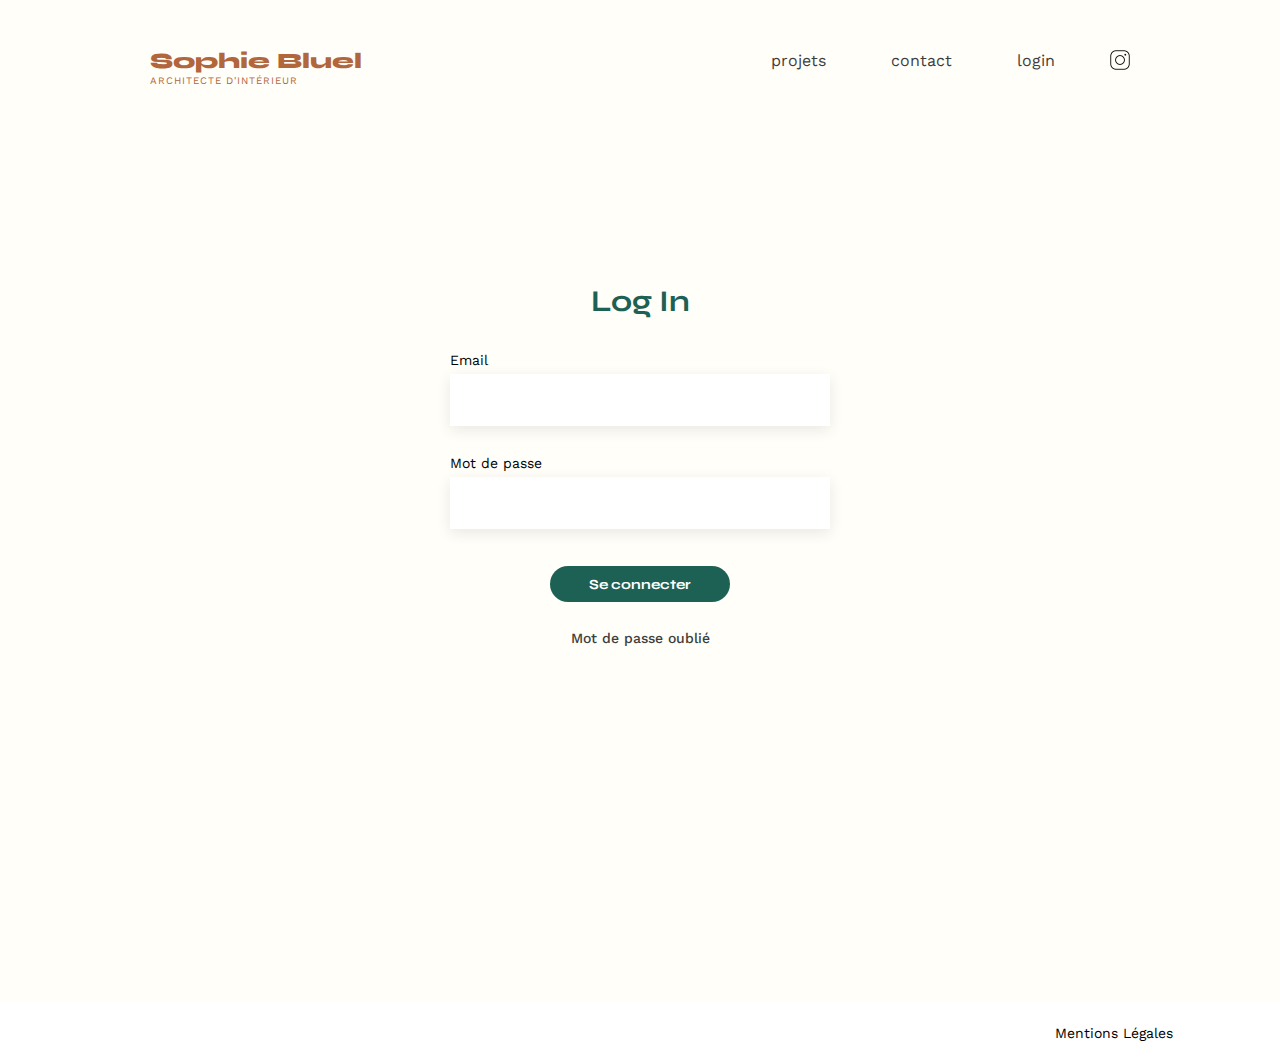
<file: FrontEnd/login.html>
<!DOCTYPE html>
<html lang="fr">
<head>
	<meta charset="UTF-8">
	<title>Sophie Bluel - Architecte d'intérieur</title>
	<meta name="viewport" content="width=device-width, initial-scale=1.0">
	<link rel="preconnect" href="https://fonts.googleapis.com">
	<link rel="preconnect" href="https://fonts.gstatic.com" crossorigin>
	<link href="https://fonts.googleapis.com/css2?family=Syne:wght@700;800&family=Work+Sans&display=swap" rel="stylesheet">
	<meta name="description" content="">
	<link rel="stylesheet" href="./assets/style.css">
</head>
<body>
<header>
	<a href="index.html">
		<h1>Sophie Bluel <span>ARCHITECTE D'INTÉRIEUR</span></h1>
	</a>
	<nav>
		<ul>
			<li><a class="header_navLink" href=#>projets</a></li>
			<li><a class="header_navLink" href=#>contact</a></li>
			<li><a class="header_navLink" href="login.html">login</a></li>
			<li><img class="instagramLogo" src="./assets/icons/instagram.png" alt="Instagram"></li>
		</ul>
	</nav>
</header>
<main>
	<section class="logIn">
		<h2 class="logIn_title">Log In</h2>
		<form id="logIn" class="logIn_form" method="post">
			<label class="logIn_formLabel" for="email">Email</label>
			<input class="formInput logIn_formInput formInput_email" type="email" name="email" id="email">
            <label class="logIn_formLabel" for="pass">Mot de passe</label>
			<input class="formInput logIn_formInput formInput_password" type="password" name="password" id="pass">
			<div class="errorMessage"></div>
			<input class="logIn_button" type="submit" value="Se connecter">
            <a href="#" class="forgotPassword">Mot de passe oublié</a>
		</form>
	</section>
</main>

<footer>
	<nav>
		<ul>
			<li>Mentions Légales</li>
		</ul>
	</nav>
</footer>
<script src="./assets/login.js"></script>
</body>
</html>
</file>
<file: FrontEnd/assets/style.css>
/* http://meyerweb.com/eric/tools/css/reset/
   v2.0 | 20110126
   License: none (public domain)
*/

html, body, div, span, applet, object, iframe,
h1, h2, h3, h4, h5, h6, p, blockquote, pre,
a, abbr, acronym, address, big, cite, code,
del, dfn, em, img, ins, kbd, q, s, samp,
small, strike, strong, sub, sup, tt, var,
b, u, i, center,
dl, dt, dd, ol, ul, li,
fieldset, form, label, legend,
table, caption, tbody, tfoot, thead, tr, th, td,
article, aside, canvas, details, embed,
figure, figcaption, footer, header, hgroup,
menu, nav, output, ruby, section, summary,
time, mark, audio, video {
	margin: 0;
	padding: 0;
	border: 0;
	font-size: 100%;
	font: inherit;
	vertical-align: baseline;
	text-decoration: none;
}
/* HTML5 display-role reset for older browsers */
article, aside, details, figcaption, figure,
footer, header, hgroup, menu, nav, section {
	display: block;
}
body {
	line-height: 1;
}
ol, ul {
	list-style: none;
}
blockquote, q {
	quotes: none;
}
blockquote:before, blockquote:after,
q:before, q:after {
	content: '';
	content: none;
}
table {
	border-collapse: collapse;
	border-spacing: 0;
}
/** end reset css**/


/* Body */

html {
  	scroll-behavior: smooth;
}

body {
	max-width: 1440px;
	font-family: 'Work Sans' ;
	font-size: 14px;
	background-color: #FFFEF8;
}

h1{
	display: flex;
	flex-direction: column;
	font-family: 'Syne';
	font-size: 22px;
	font-weight: 800;
	color: #B1663C;
}

h2{
	font-family: 'Syne';
	font-weight: 700;
	font-size: 30px;
	color: #1D6154
}

section {
	margin: 50px 0
}


/********************************* Header **********************************$*/


header {
	display: flex;
	justify-content: space-between;
	margin: 50px 150px;
}

h1 > span {
	font-family: 'Work Sans';
	font-weight: 400;
	font-size:10px;
	letter-spacing: 0.1em;
	padding-top: 4px;
;
}

nav ul {
	display: flex;
	align-items: center;
	list-style-type: none;
	gap: 45px;
}

.header_navLink {
	padding: 0 10px;
	font-size: 16px;
	color: #3D3D3D;
	text-decoration: none;
}

.header_navLink:hover,
.header_navLink:focus,
.header_navLink:active {
	cursor: pointer;
	font-weight: 700;
	color: black;
}

.instagramLogo {
	width: 20px;
	height: 20px;
}

/****************************************** About Section *****************************************/

#introduction {
	margin: 139px 245px;
	display: flex;
	align-items: center;
}

#introduction figure {
	flex: 1
}
#introduction img {
	display: block;
	width: 100%;
}

#introduction article {
	flex: 1;
	padding-left: 72px;
}

#introduction h2 {
	padding-bottom: 19px;
}

#introduction p {
	width: 93%;
	color: #3D3D3D;
	line-height: 17px;
}

.paragraph1{
	margin-bottom: 26px;
}

.paragraph2 {
	margin-bottom: 26px;
}

.paragraph3 {
	margin-bottom: 0;
}

/**************************************** Portfolio Section *******************************************/

#portfolio {
	display: flex;
	flex-direction: column;
	justify-content: center;
	gap: 60px;
	margin-bottom: 57px;
	margin-left: 245px;
	margin-right: 245px;
}

#portfolioTitle {
	text-align: center;
}

.filterContainer {
	display: flex;
	flex-direction: row;
	justify-content: center;
	gap: 10px;
}

.filter {
	font-family: 'Syne';
	font-weight: 700;
	font-size: 16px;
	color: #1D6154;
	border-radius: 60px;
	border: solid 1px #1D6154;
	padding: 9px 15px 9px 15px;
	background-color: transparent;
}

.filter:hover {
	cursor: pointer;
	background-color: #1D6154;
	color: #FFFFFF;
}

.gallery {
	width: 100%;
	display: grid;
	grid-template-columns: 1fr 1fr 1fr;
	grid-column-gap: 20px;
	grid-row-gap: 20px;
}

.galleryFigcaption {
	font-family: 'work sans';
	font-size: 13px;
	padding-top: 5px;
	color: #3D3D3D;
}

.gallery img {
	width: 100%;
}

/***************************************** Contact Section *************************************************/


#contact {
	display: flex;
	flex-direction: column;
	align-items: center;
	width: 50%;
	margin: auto;
}
#contact > * {
	text-align: center;
}

#contact h2{
	margin-bottom: 9px;
}

#contact p {
	color: #3D3D3D;
}

#contact form {
	text-align: left;
	display: flex;
	flex-direction: column;
	width: 53%;
}

.formInput {
	height: 50px;
	font-size: 1.2em;
	border: none;
	box-shadow: 0px 4px 14px rgba(0, 0, 0, 0.09);
}

#contact label {
	margin: 40px 0 6px 0;
	color: #3D3D3D;
}
#contact textarea {
	border: none;
	box-shadow: 0px 4px 14px rgba(0, 0, 0, 0.09);
}

.inputButton {
	cursor: pointer;
	font-family: 'Syne';
	font-weight: 700;
	font-size: 14px;
	color: white;
	background-color: #1D6154;
	margin-top: 40px;
	margin-left: 100px;
	margin-right: 100px;
	margin-bottom: 45px;
	width: 180px;
	height: 36px;
	text-align: center;
	border-radius: 60px ;
	border: none;
}

#email:invalid {
	background-color: lightcoral;
	color: white;
}

.inputButton:hover {
	background-color: #0E2F28;
}

/******************************************* Footer ************************************************************/

footer {
	padding-top: 24px;
	padding-bottom: 20px;
	background-color: white;
}

footer nav ul {
	display: flex;
	justify-content: flex-end;
	padding-right: 107px;
}

footer li {
	font-size: 14px;
}


/************************************************* Log In Page *************************************************/

.logIn {
	display: flex;
	flex-direction: column;
	align-items: center;
	width: 50%;
	margin: auto;
}

.logIn_title {
	margin-bottom: 37px;
	margin-top: 150px;
}

.logIn_form {
	display: flex;
	flex-direction: column;
}

.logIn_formLabel {
	margin-bottom: 7px;
}

.formInput_email {
	margin-bottom: 30px;
}

.logIn_button {
	cursor: pointer;
	font-family: 'Syne';
	font-weight: 700;
	font-size: 14px;
	color: white;
	background-color: #1D6154;
	margin-top: 7px;
	margin-left: 100px;
	margin-right: 100px;
	margin-bottom: 28px;
	width: 180px;
	height: 36px;
	text-align: center;
	border-radius: 60px ;
	border: none;
}

.logIn_button:hover {
	background-color: #0E2F28;
}

.forgotPassword {
	text-align: center;
	font-family: 'Work Sans';
	font-size: 14px;
	font-weight: 500;
	color: #3D3D3D;
	line-height: 17px;
	margin-bottom: 355px;
}

.errorMessage {
	margin-top: 10px;
	margin-bottom: 20px;
	color: red;
	font-size: 13px;
}

/***************************************************** Filter buttons *************************************************/

.displayNone {
	display: none;
}

.displayBlock {
	display: block;
}


/******************************************************** Homepage_Edit ************************************************/

.edit_icon {
	color: white;
	font-size: 19px;
}

.edit {
	display: none;
	align-items: center;
	justify-content: center;
	position: relative;
	z-index: 1;
	gap: 9px;
	padding: 0;
	margin: 0;
	background-color: black;
	width: 100%;
	height: 59px;
}

.edit_text {
	font-size: 16px;
	color: white;
	text-decoration: none;
}

.edit_button {
	margin-left: 12px;
	cursor: pointer;
	width: 15%;
	height: 65%;
	border: none;
	border-radius: 60px;
	background-color: white;
	font-size: 14px;
}

.edit_icon2 {
	font-size: 16px;
	margin-right: 8px;
}

.edit_link {
	text-decoration: none;
	font-size: 14px;
	color: black;
}

.edit_picture {
	display: none;
	margin-top: 16px;
}

.edit_article {
	display: none;
	margin-bottom: 19px;
}

.portfolio_edit {
	display: flex;
	flex-direction: row;
	align-items: center;
	justify-content: center;
	gap: 31px;
}

.edit_title {
	display: none;
}

/****************************************************************** Modal  **************************************************/

.modal {
	display: flex;
	align-items: center;
	justify-content: center;
	position: fixed;
	top: 0;
	left: 0;
	width: 100%;
	height: 100%;
	background: rgba(0, 0, 0, 0.3);
}

.modal_wrapper {
	position: relative;
	display: flex;
	flex-direction: column;
	align-items: center;
	width: 44%;
	margin-top: 60px;
	padding-top: 60px;
	padding-bottom: 48px;
	background-color: white;
	border-radius: 10px;
}

/******************************************************* Modal1 ***********************************************************/

.modal_wrapperButton {
	cursor: pointer;
	position: absolute;
	top: 32px;
	right: 36px;
	border: none;
	background-color: transparent;
}

.modal_cross {
	color: black;
	font-size: 18px;
}

.modal_title {
	font-size: 26px;
	margin-bottom: 46px;
}

.modal_gallery {
	display: flex;
	flex-direction: row;
	flex-wrap: wrap;
	justify-content: center;
	width: 66%;
	margin-bottom: 47px;
	padding-left: 7px;
}

.gallery_card {
	position: relative;
	margin-bottom: 22px;
	margin-right: 7px;
	width: 18%;
	height: 104px;
}

.modal_figureImage {
	width: 100%;
	height: 100%;
}

.modal_deleteButton {
	cursor: pointer;
	border: none;
	border-radius: 2px;
	background-color: black;
	padding: 0;
	padding-left: 4px;
	padding-right: 4px;
	position: absolute;
	top: 6px;
	right: 7px;
}

.fa-trash-can {
	color: white;
	font-size: 9px;
}

.gallery_textEdit {
	margin-top: 2px;
	font-size: 12px;
	color: black;
}

.ligne {
	width: 67%;
	height: 0;
	border-top: solid 1px #b3b3b3;
	margin-bottom: 38px;
}

.modal_button {
	padding: 10px 49px 10px 49px;
	margin-bottom: 23px;
	cursor: pointer;
	font-family: 'Syne';
	font-weight: 700;
	font-size: 14px;
	color: white;
	background-color: #1D6154;
	width: 38%;
	text-align: center;
	border-radius: 60px ;
	border: none;
}

.modal_delete {
	text-decoration: none;
	font-size: 14px;
	color: #D65353;
	font-family: "Syne";
	font-weight: 400;
}

/******************************************************** modal2 **********************************************************/

.arrow_button {
	cursor: pointer;
	position: absolute;
	top: 32px;
	left: 36px;
	border: none;
	background-color: transparent;
}

.fa-arrow-left {
	font-size: 18px;
}

.addPicture_container {
	display: flex;
	flex-direction: column;
	align-items: center;
	width: 100%;
	background-color: #e8f1f6;
	padding-top: 28px;
	padding-bottom: 19px;
	margin-bottom: 30px;
	border-radius: 3px;
	position: relative;
}

.addPicture_icon {
	font-size: 58px;
	color: #B9C5CC;
	margin-bottom: 21px;
}

.addPicture_button {
	padding: 10px 33px 10px 33px;
	border: none;
	border-radius: 50px;
	background-color: #CBD6DC;
	font-size: 14px;
	color: #306685;
	cursor: pointer;
}

.addPicture_text {
	position: absolute;
	bottom: 19px;
	font-size: 10px;
	color: #444444;
}

.validate_button {
	padding: 10px 49px 10px 49px;
	margin-bottom: 7px;
	margin-top: 58px;
	cursor: pointer;
	font-family: 'Syne';
	font-size: 14px;
	color: white;
	background-color: #A7A7A7;
	width: 38%;
	text-align: center;
	border-radius: 60px ;
	border: none;
}

.modal2_form {
	display: flex;
	flex-direction: column;
	align-items: center;
	width: 67%;
}

.modal2_formLabel {
	margin-bottom: 10px;
	font-size: 14px;
	width: 100%;
	text-align: left;
}

.modal2_formInpute {
	margin-bottom: 21px;
	background-color: white;
	box-shadow: 0px 4px 14px rgba(0, 0, 0, 0.09);
	border: none;
	height: 51px;
	width: 100%;
}

.ligne2 {
	position: absolute;
	top : 82%;
	width: 67%;
	height: 0;
	border-top: solid 1px #b3b3b3;
}

.previewPicture {
	width: 35%;
	height: 100%;
}
</file>
